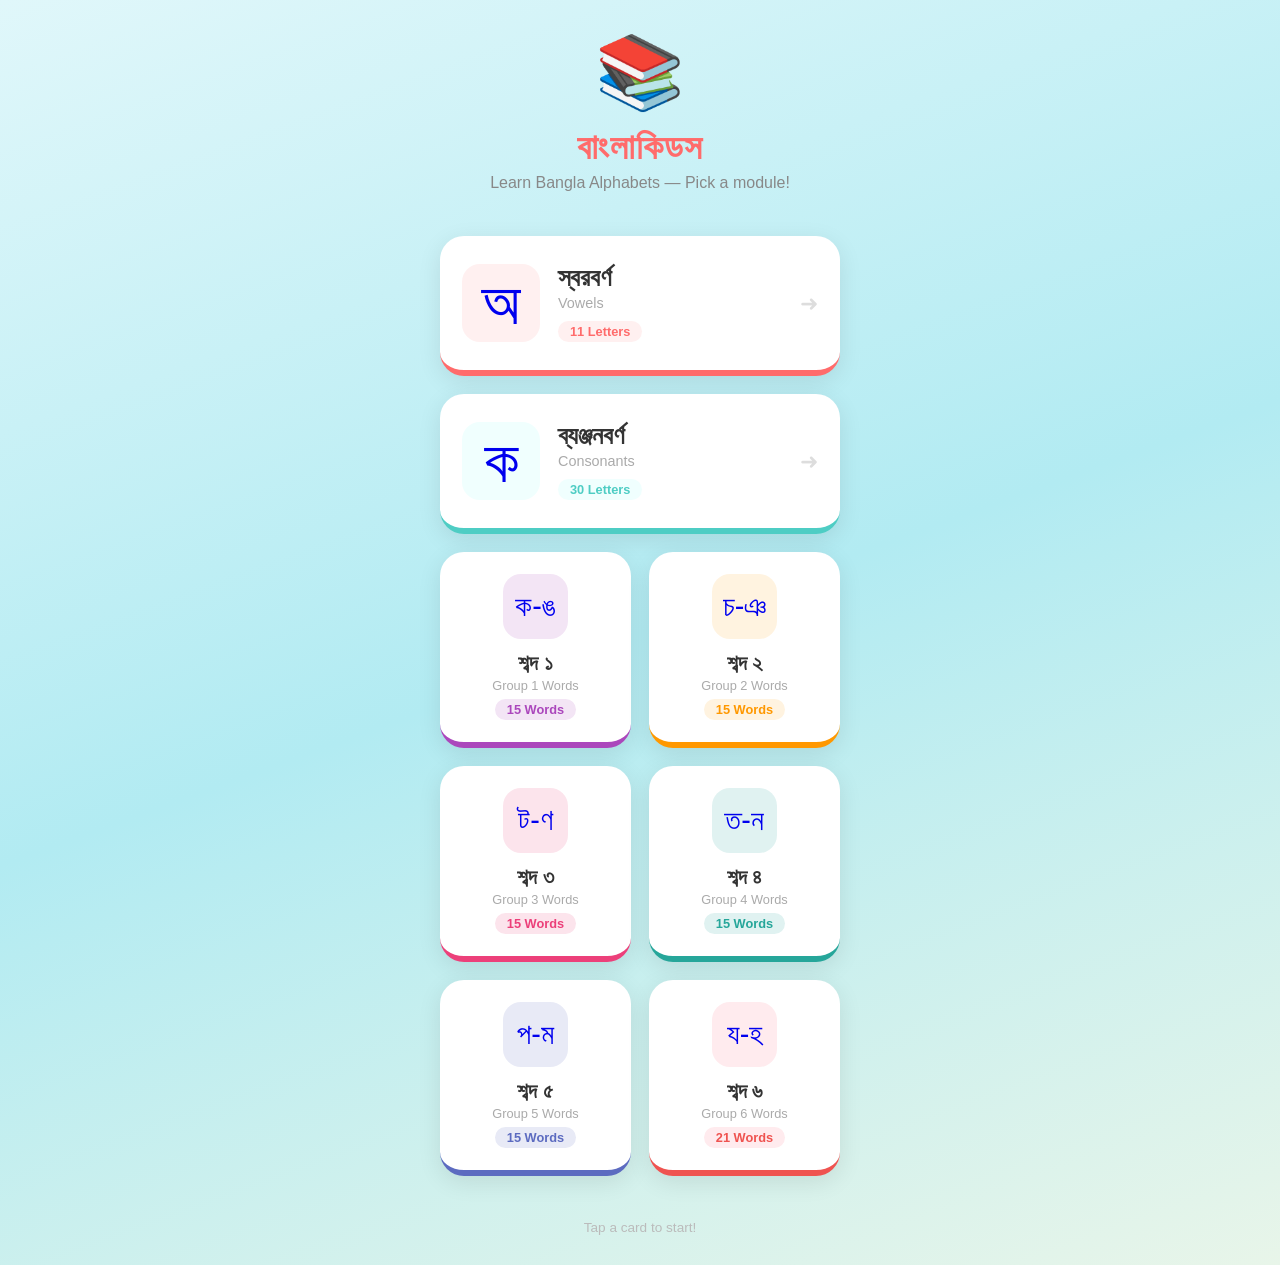
<file: index.html>
<!DOCTYPE html>
<html lang="bn">
<head>
    <meta charset="UTF-8">
    <meta name="viewport" content="width=device-width, initial-scale=1.0">
    <title>বাংলাকিডস</title>
    <style>
        * { box-sizing: border-box; margin: 0; padding: 0; }

        body {
            font-family: 'Arial', sans-serif;
            background: linear-gradient(160deg, #e0f7fa 0%, #b2ebf2 50%, #e8f5e9 100%);
            min-height: 100vh;
            display: flex;
            flex-direction: column;
            align-items: center;
            justify-content: center;
            padding: 30px 20px;
            user-select: none;
        }

        .home-container {
            max-width: 400px;
            width: 100%;
            animation: fadeUp 0.5s ease-out;
        }

        @keyframes fadeUp {
            from { opacity: 0; transform: translateY(24px); }
            to   { opacity: 1; transform: translateY(0); }
        }

        /* --- Header --- */
        .app-header { text-align: center; margin-bottom: 44px; }

        .app-logo { font-size: 4.5rem; margin-bottom: 12px; }

        .app-title {
            font-size: 2.2rem;
            font-weight: bold;
            color: #ff6b6b;
            letter-spacing: 1px;
        }

        .app-subtitle {
            font-size: 1rem;
            color: #888;
            margin-top: 6px;
        }

        /* --- Cards --- */
        .cards-grid { display: flex; flex-direction: column; gap: 18px; }

        .game-card {
            background: white;
            border-radius: 24px;
            padding: 28px 22px;
            display: flex;
            align-items: center;
            gap: 18px;
            text-decoration: none;
            box-shadow: 0 6px 24px rgba(0,0,0,0.09);
            transition: transform 0.12s, box-shadow 0.12s;
            cursor: pointer;
            border-bottom: 6px solid transparent;
        }
        .game-card:active {
            transform: translateY(4px);
            box-shadow: 0 2px 8px rgba(0,0,0,0.09);
        }

        .game-card.vowels     { border-bottom-color: #ff6b6b; }
        .game-card.consonants { border-bottom-color: #4ecdc4; }
        .game-card.words      { border-bottom-color: #ab47bc; }
        .game-card.words2     { border-bottom-color: #ff9800; }
        .game-card.words3     { border-bottom-color: #ec407a; }
        .game-card.words4     { border-bottom-color: #26a69a; }
        .game-card.words5     { border-bottom-color: #5c6bc0; }
        .game-card.words6     { border-bottom-color: #ef5350; }

        .card-letter {
            font-size: 3.8rem;
            width: 78px;
            height: 78px;
            border-radius: 18px;
            display: flex;
            align-items: center;
            justify-content: center;
            flex-shrink: 0;
        }
        .vowels     .card-letter { background: #fff0f0; }
        .consonants .card-letter { background: #f0fffe; }
        .words      .card-letter { background: #f3e5f5; }
        .words2     .card-letter { background: #fff3e0; }
        .words3     .card-letter { background: #fce4ec; }
        .words4     .card-letter { background: #e0f2f1; }
        .words5     .card-letter { background: #e8eaf6; }
        .words6     .card-letter { background: #ffebee; }

        .card-info { flex: 1; }

        .card-title {
            font-size: 1.55rem;
            font-weight: bold;
            color: #333;
        }

        .card-title-en {
            font-size: 0.9rem;
            color: #aaa;
            margin-top: 3px;
        }

        .card-badge {
            display: inline-block;
            margin-top: 10px;
            font-size: 0.8rem;
            font-weight: bold;
            padding: 3px 12px;
            border-radius: 20px;
        }
        .vowels     .card-badge { background: #fff0f0; color: #ff6b6b; }
        .consonants .card-badge { background: #f0fffe; color: #4ecdc4; }
        .words      .card-badge { background: #f3e5f5; color: #ab47bc; }
        .words2     .card-badge { background: #fff3e0; color: #ff9800; }
        .words3     .card-badge { background: #fce4ec; color: #ec407a; }
        .words4     .card-badge { background: #e0f2f1; color: #26a69a; }
        .words5     .card-badge { background: #e8eaf6; color: #5c6bc0; }
        .words6     .card-badge { background: #ffebee; color: #ef5350; }

        .card-arrow { font-size: 1.4rem; color: #ddd; }

        /* --- Footer --- */
        .footer {
            text-align: center;
            margin-top: 44px;
            color: #bbb;
            font-size: 0.85rem;
        }

    /* --- Row Grid for Sub-modules --- */
    .row-grid { display: flex; gap: 18px; }
    .row-grid .game-card {
        flex: 1;
        flex-direction: column;
        text-align: center;
        padding: 22px 10px;
        gap: 12px;
    }
    .row-grid .card-letter {
        width: 65px; height: 65px; font-size: 1.8rem;
    }
    .row-grid .card-title { font-size: 1.3rem; }
    .row-grid .card-title-en { font-size: 0.8rem; }
    .row-grid .card-badge { margin-top: 6px; }
    .row-grid .card-arrow { display: none; }
    </style>
</head>
<body>

<div class="home-container">
    <div class="app-header">
        <div class="app-logo">📚</div>
        <div class="app-title">বাংলাকিডস</div>
        <div class="app-subtitle">Learn Bangla Alphabets — Pick a module!</div>
    </div>

    <div class="cards-grid">
        <a href="games/vowels.html" class="game-card vowels">
            <div class="card-letter">অ</div>
            <div class="card-info">
                <div class="card-title">স্বরবর্ণ</div>
                <div class="card-title-en">Vowels</div>
                <div class="card-badge">11 Letters</div>
            </div>
            <div class="card-arrow">➜</div>
        </a>

        <a href="games/consonants.html" class="game-card consonants">
            <div class="card-letter">ক</div>
            <div class="card-info">
                <div class="card-title">ব্যঞ্জনবর্ণ</div>
                <div class="card-title-en">Consonants</div>
                <div class="card-badge">30 Letters</div>
            </div>
            <div class="card-arrow">➜</div>
        </a>

        <div class="row-grid">
            <a href="games/group1-game.html" class="game-card words">
                <div class="card-letter">ক-ঙ</div>
                <div class="card-info">
                    <div class="card-title">শব্দ ১</div>
                    <div class="card-title-en">Group 1 Words</div>
                    <div class="card-badge">15 Words</div>
                </div>
            </a>

            <a href="games/group2-game.html" class="game-card words2">
                <div class="card-letter">চ-ঞ</div>
                <div class="card-info">
                    <div class="card-title">শব্দ ২</div>
                    <div class="card-title-en">Group 2 Words</div>
                    <div class="card-badge">15 Words</div>
                </div>
            </a>
        </div>

        <div class="row-grid">
            <a href="games/group3-game.html" class="game-card words3">
                <div class="card-letter">ট-ণ</div>
                <div class="card-info">
                    <div class="card-title">শব্দ ৩</div>
                    <div class="card-title-en">Group 3 Words</div>
                    <div class="card-badge">15 Words</div>
                </div>
            </a>
            <a href="games/group4-game.html" class="game-card words4">
                <div class="card-letter">ত-ন</div>
                <div class="card-info">
                    <div class="card-title">শব্দ ৪</div>
                    <div class="card-title-en">Group 4 Words</div>
                    <div class="card-badge">15 Words</div>
                </div>
            </a>
        </div>

        <div class="row-grid">
            <a href="games/group5-game.html" class="game-card words5">
                <div class="card-letter">প-ম</div>
                <div class="card-info">
                    <div class="card-title">শব্দ ৫</div>
                    <div class="card-title-en">Group 5 Words</div>
                    <div class="card-badge">15 Words</div>
                </div>
            </a>
            <a href="games/group6-game.html" class="game-card words6">
                <div class="card-letter">য-হ</div>
                <div class="card-info">
                    <div class="card-title">শব্দ ৬</div>
                    <div class="card-title-en">Group 6 Words</div>
                    <div class="card-badge">21 Words</div>
                </div>
            </a>
        </div>
    </div>

    <div class="footer">Tap a card to start!</div>
</div>

</body>
</html>
</file>
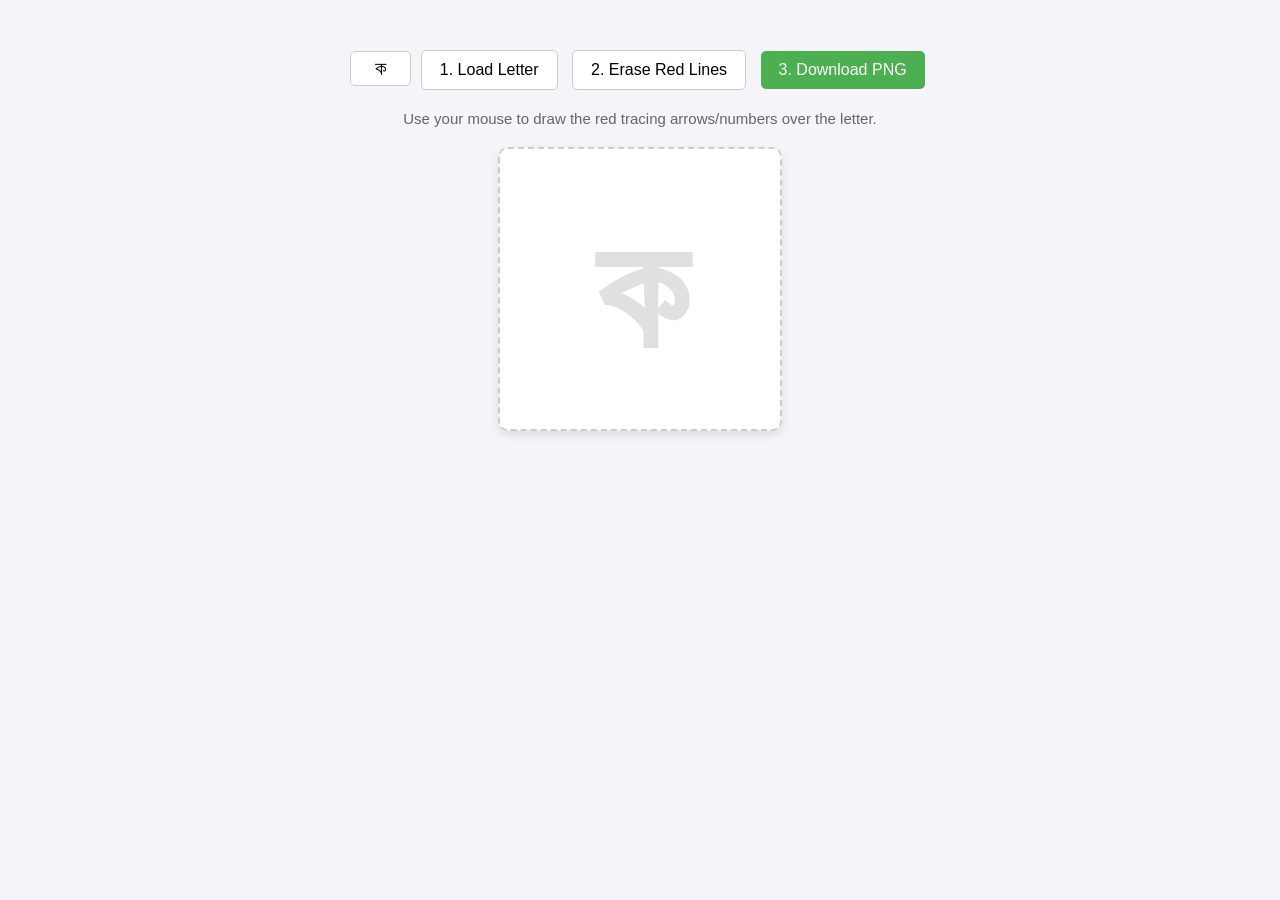
<file: generator.html>
<!DOCTYPE html>
<html lang="en">
<head>
    <meta charset="UTF-8">
    <title>Asset Generator</title>
    <style>
        body { font-family: sans-serif; text-align: center; margin-top: 50px; background: #f4f4f9;}
        canvas { border: 2px dashed #ccc; cursor: crosshair; margin-top: 20px; border-radius: 10px; box-shadow: 0 4px 10px rgba(0,0,0,0.1); }
        .controls { margin-bottom: 20px; }
        button { padding: 10px 18px; margin: 0 5px; cursor: pointer; font-size: 16px; border-radius: 5px; border: 1px solid #ccc; background: white;}
        input { font-size: 20px; text-align: center; padding: 5px; border-radius: 5px; border: 1px solid #ccc;}
    </style>
</head>
<body>

<div class="controls">
    <input type="text" id="letterInput" value="ক" maxlength="1" size="3">
    <button onclick="drawLetter()">1. Load Letter</button>
    <button onclick="drawLetter()">2. Erase Red Lines</button>
    <button onclick="downloadPNG()" style="background-color: #4CAF50; color: white; border: none;">3. Download PNG</button>
</div>

<div style="color: #666; font-size: 15px;">Use your mouse to draw the red tracing arrows/numbers over the letter.</div>

<canvas id="c" width="280" height="280"></canvas>

<script>
    const canvas = document.getElementById('c');
    const ctx = canvas.getContext('2d');
    let painting = false;

    function drawLetter() {
        ctx.clearRect(0, 0, canvas.width, canvas.height);
        
        // Solid white background 
        ctx.fillStyle = "white";
        ctx.fillRect(0, 0, canvas.width, canvas.height);

        // Draw the gray letter
        ctx.fillStyle = "#e0e0e0";
        ctx.font = "bold 160px sans-serif";
        ctx.textAlign = "center";
        ctx.textBaseline = "middle";
        ctx.fillText(document.getElementById('letterInput').value, 140, 155); 
    }

    function downloadPNG() {
        const link = document.createElement('a');
        // Names the file after the letter automatically
        link.download = document.getElementById('letterInput').value + '_trace.png';
        link.href = canvas.toDataURL();
        link.click();
    }

    // --- Freehand Red Drawing Logic ---
    ctx.strokeStyle = "#ff0000";
    ctx.lineWidth = 4;
    ctx.lineCap = "round";
    ctx.lineJoin = "round";

    canvas.addEventListener('mousedown', (e) => { 
        painting = true; 
        ctx.beginPath(); 
        ctx.moveTo(e.offsetX, e.offsetY); 
    });
    canvas.addEventListener('mouseup', () => { painting = false; });
    canvas.addEventListener('mousemove', (e) => { 
        if(painting) { 
            ctx.lineTo(e.offsetX, e.offsetY); 
            ctx.stroke(); 
        } 
    });

    // Draw the initial letter on load
    window.onload = drawLetter;
</script>

</body>
</html>
</file>
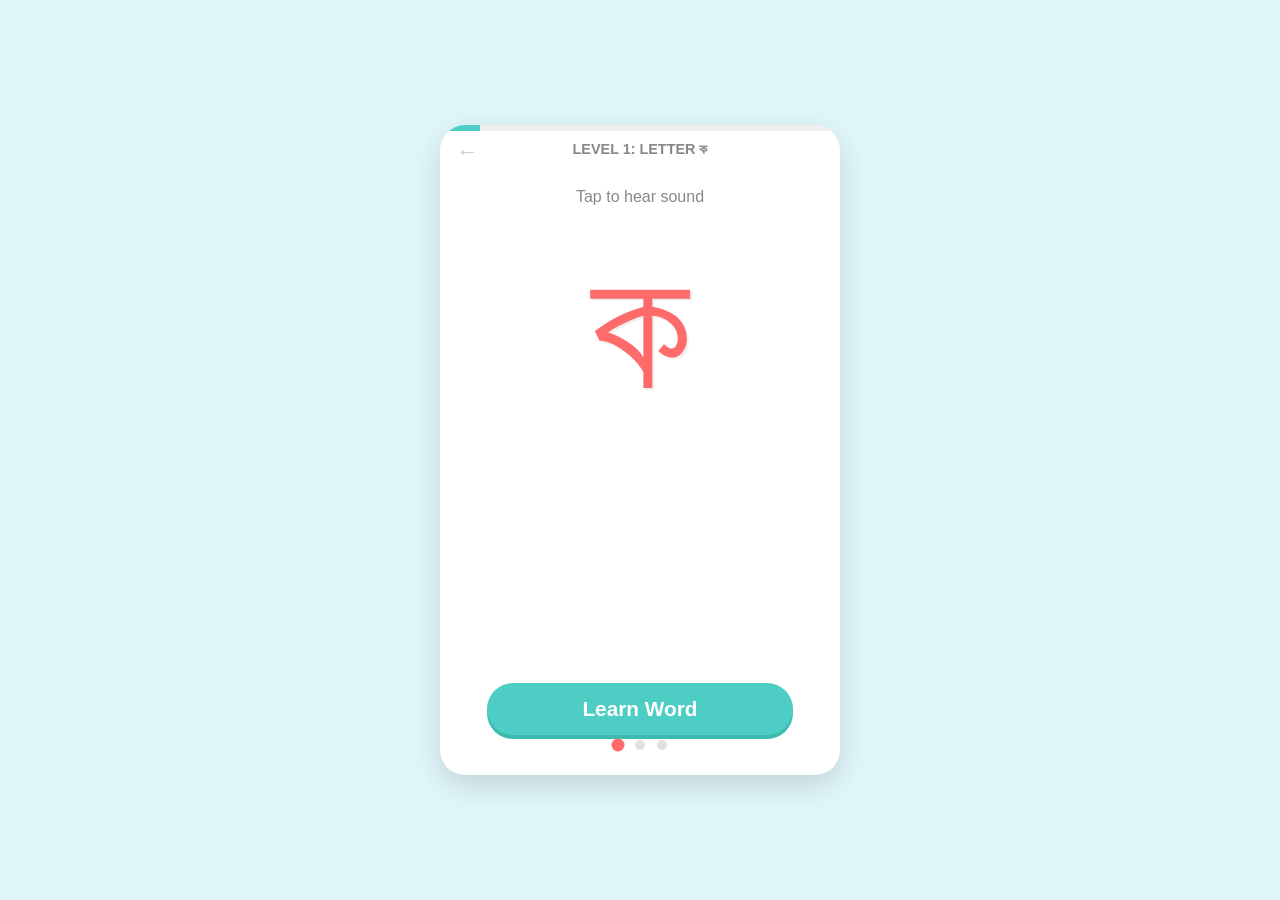
<file: games/consonants.html>
<!DOCTYPE html>
<html lang="bn">
<head>
    <meta charset="UTF-8">
    <meta name="viewport" content="width=device-width, initial-scale=1.0">
    <title>ব্যঞ্জনবর্ণ — Consonants</title>
    <link rel="stylesheet" href="../shared/styles.css">
</head>
<body>

<div class="page-wrapper">
<div class="game-container" id="gameBox">
    <a href="../index.html" class="btn-back">←</a>
    <div class="progress-bar"><div class="progress-fill" id="progressFill"></div></div>
    <div class="level-indicator" id="levelIndicator"></div>

    <!-- Screen 1: See -->
    <div class="screen" id="s1">
        <div style="color:#888; margin-bottom: 20px;">Tap to hear sound</div>
        <div class="big-letter bouncing" id="animLetter" onclick="playSound()"></div>
        <button class="btn-main" onclick="goToStep(2)">Learn Word</button>
    </div>

    <!-- Screen 2: Read -->
    <div class="screen" id="s2">
        <div class="word-card">
            <span class="emoji-img" id="wordEmoji"></span>
            <div class="word-text" id="wordText"></div>
            <div class="sub-text" id="wordMeaning"></div>
        </div>
        <button class="btn-main" onclick="goToStep(3)">Let's Write!</button>
    </div>

    <!-- Screen 3: Trace -->
    <div class="screen" id="s3">
        <div style="color:#666; margin-bottom: 10px;">Trace the Letter</div>
        <div class="canvas-wrapper">
            <div class="trace-guide" id="traceLetter"></div>
            <canvas id="traceCanvas" width="280" height="280"></canvas>
        </div>
        <button class="btn-secondary" onclick="clearCanvas()">Erase</button>
        <button class="btn-main" style="margin-top: 20px; background:#4CAF50;" onclick="showReward()">Done!</button>
    </div>

    <!-- Screen 4: Reward -->
    <div class="screen" id="sReward">
        <div class="star-container">
            <span class="star">★</span>
            <span class="star">★</span>
            <span class="star">★</span>
        </div>
        <div class="reward-text">সাবাস!</div>
        <div style="color: #666; font-size: 1.2rem;">(Well Done!)</div>
        <button class="btn-main" id="nextLevelBtn">Next Letter ➜</button>
    </div>

    <div class="nav-dots" id="dotsNav">
        <div class="dot" id="d1"></div>
        <div class="dot" id="d2"></div>
        <div class="dot" id="d3"></div>
    </div>
</div>

</div>

<script src="../data/consonants.js"></script>
<script src="../shared/game-engine.js"></script>
</body>
</html>
</file>
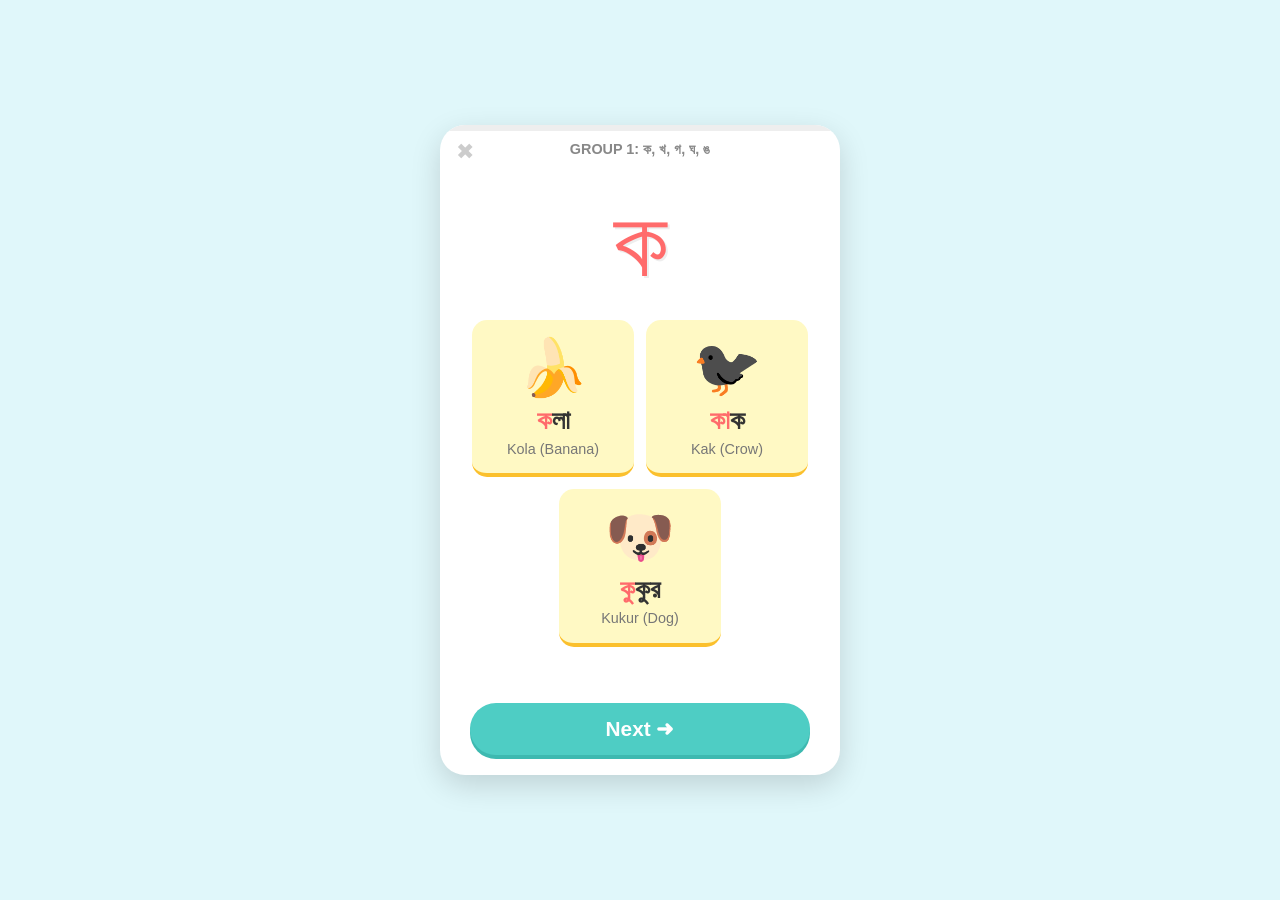
<file: games/group1-game.html>
<!DOCTYPE html>
<html lang="en">
<head>
    <meta charset="UTF-8">
    <meta name="viewport" content="width=device-width, initial-scale=1.0">
    <title>BanglaKids - Consonant Group 1</title>
    <link rel="stylesheet" href="../shared/styles.css">
</head>
<body>
    <div class="game-container" id="gameBox">
        <!-- Back to home navigation -->
        <a href="../index.html" class="btn-back">✖</a>
        
        <div class="progress-bar"><div class="progress-fill" id="progressFill"></div></div>
        <div class="level-indicator" id="levelIndicator">Group 1: ক, খ, গ, ঘ, ঙ</div>

        <!-- Main Game Canvas Content -->
        <div id="gameContent" class="screen active" style="justify-content: flex-start; padding-top: 20px; overflow-y: auto;">
        </div>

        <button class="btn-main" id="nextBtn" onclick="nextStep()" style="display: none;">Next ➜</button>
    </div>
    <script src="group1-game.js"></script>
    <script src="../shared/word-game-engine.js"></script>
</body>
</html>
</file>
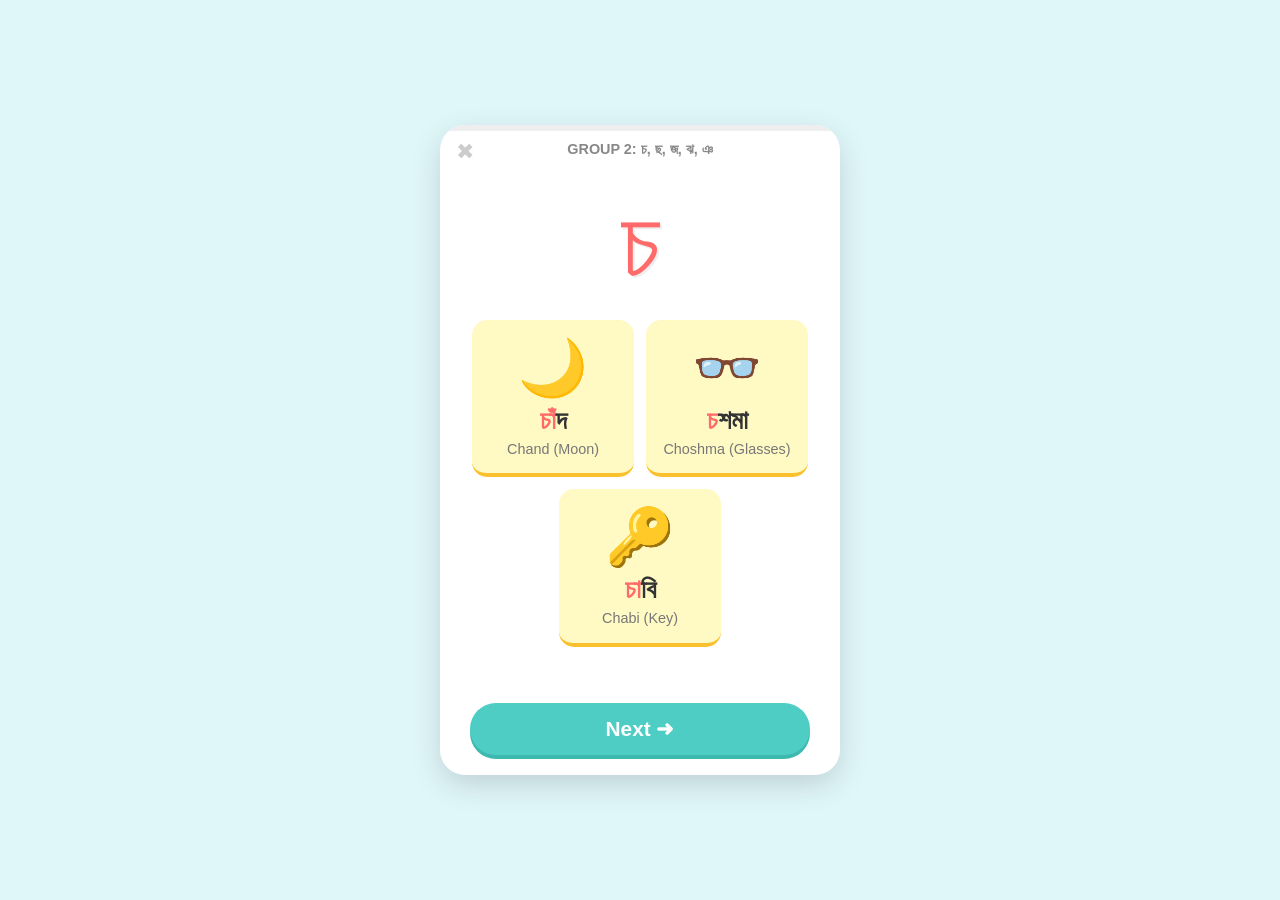
<file: games/group2-game.html>
<!DOCTYPE html>
<html lang="en">
<head>
    <meta charset="UTF-8">
    <meta name="viewport" content="width=device-width, initial-scale=1.0">
    <title>BanglaKids - Consonant Group 2</title>
    <link rel="stylesheet" href="../shared/styles.css">
</head>
<body>
    <div class="game-container" id="gameBox">
        <!-- Back to home navigation -->
        <a href="../index.html" class="btn-back">✖</a>
        
        <div class="progress-bar"><div class="progress-fill" id="progressFill"></div></div>
        <div class="level-indicator" id="levelIndicator">Group 2: চ, ছ, জ, ঝ, ঞ</div>

        <!-- Main Game Canvas Content -->
        <div id="gameContent" class="screen active" style="justify-content: flex-start; padding-top: 20px; overflow-y: auto;">
        </div>

        <button class="btn-main" id="nextBtn" onclick="nextStep()" style="display: none;">Next ➜</button>
    </div>
    <script src="group2-game.js"></script>
    <script src="../shared/word-game-engine.js"></script>
</body>
</html>
</file>
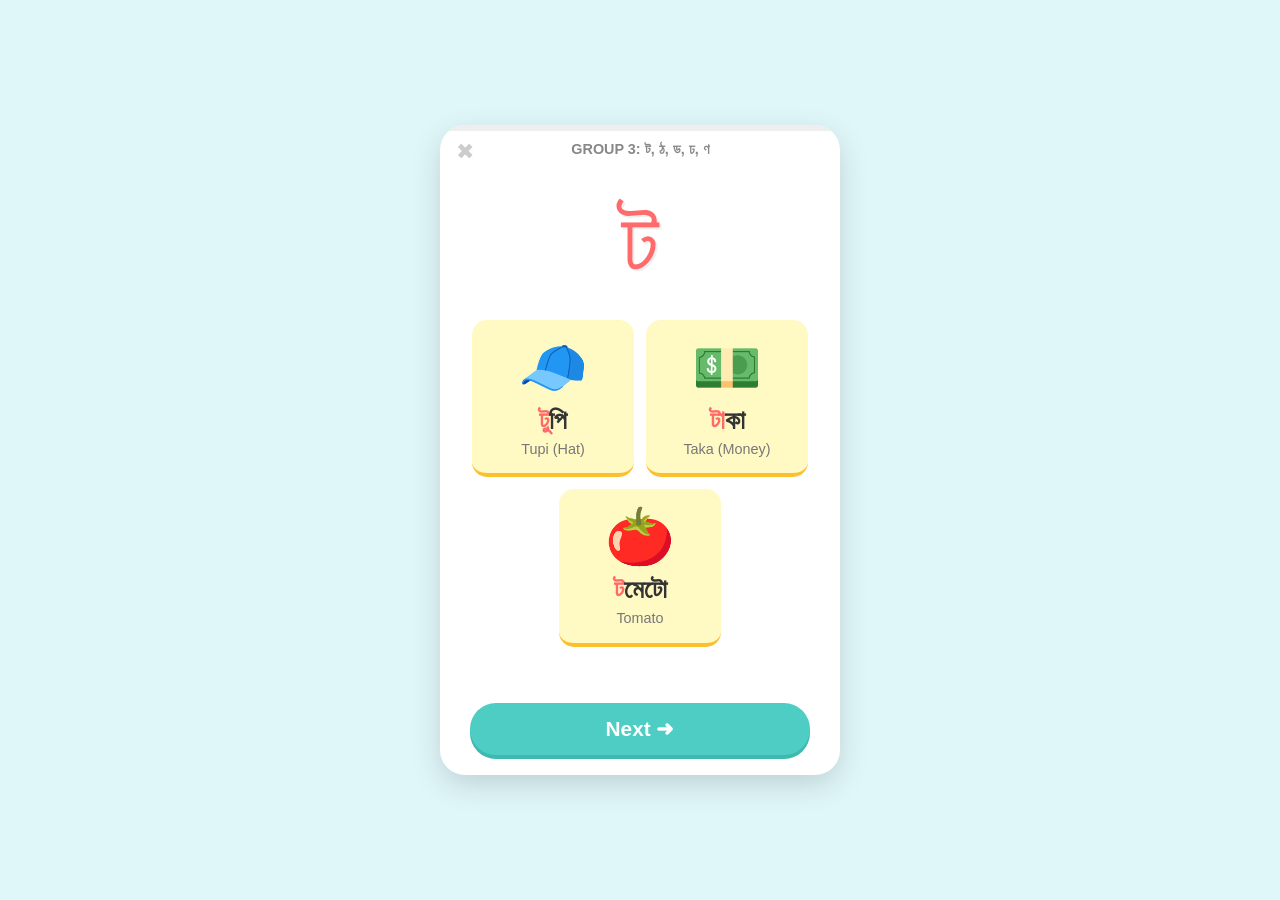
<file: games/group3-game.html>
<!DOCTYPE html>
<html lang="en">
<head>
    <meta charset="UTF-8">
    <meta name="viewport" content="width=device-width, initial-scale=1.0">
    <title>BanglaKids - Consonant Group 3</title>
    <link rel="stylesheet" href="../shared/styles.css">
</head>
<body>
    <div class="game-container" id="gameBox">
        <!-- Back to home navigation -->
        <a href="../index.html" class="btn-back">✖</a>
        
        <div class="progress-bar"><div class="progress-fill" id="progressFill"></div></div>
        <div class="level-indicator" id="levelIndicator">Group 3: ট, ঠ, ড, ঢ, ণ</div>

        <!-- Main Game Canvas Content -->
        <div id="gameContent" class="screen active" style="justify-content: flex-start; padding-top: 20px; overflow-y: auto;">
        </div>

        <button class="btn-main" id="nextBtn" onclick="nextStep()" style="display: none;">Next ➜</button>
    </div>
    <script src="group3-game.js"></script>
    <script src="../shared/word-game-engine.js"></script>
</body>
</html>
</file>
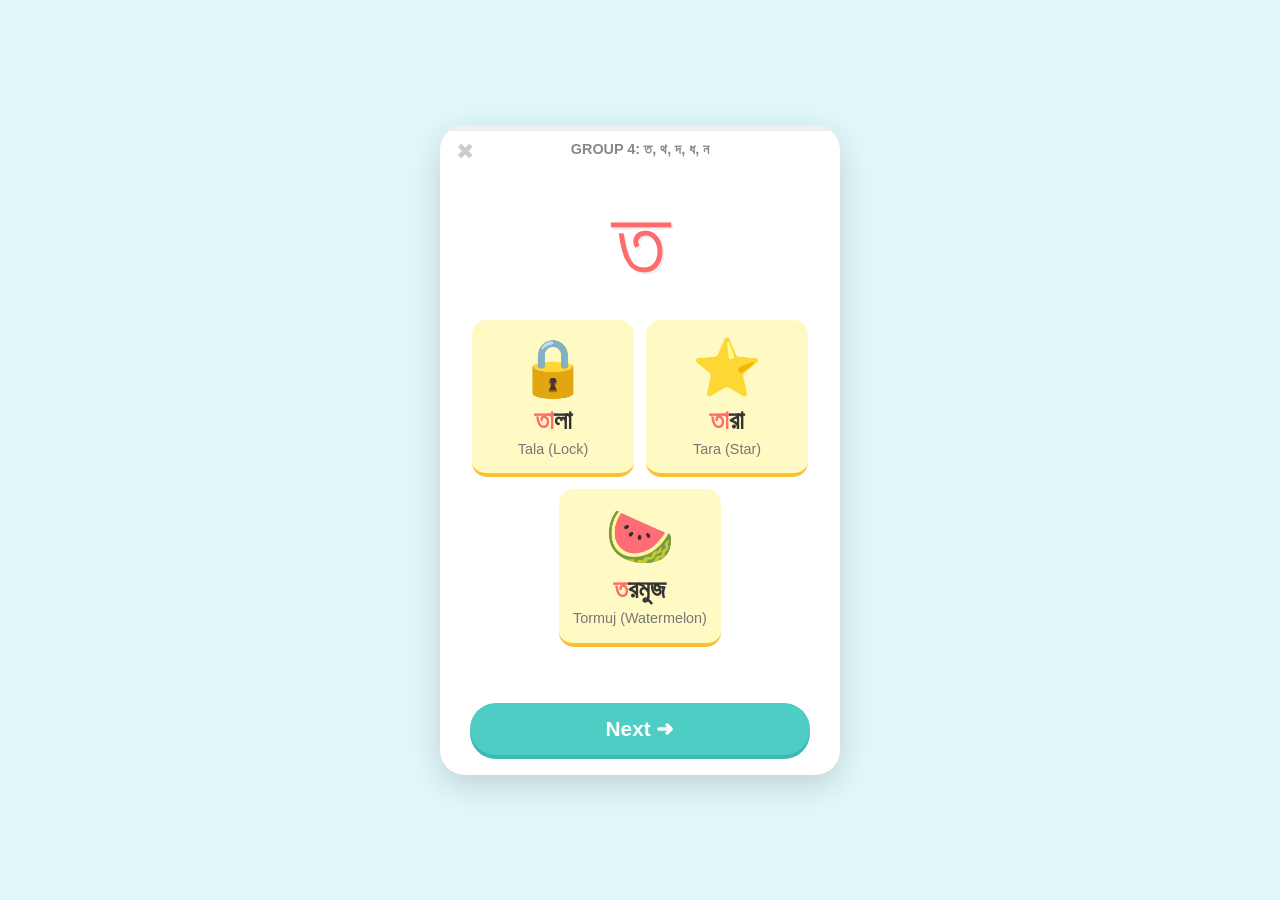
<file: games/group4-game.html>
<!DOCTYPE html>
<html lang="en">
<head>
    <meta charset="UTF-8">
    <meta name="viewport" content="width=device-width, initial-scale=1.0">
    <title>BanglaKids - Consonant Group 4</title>
    <link rel="stylesheet" href="../shared/styles.css">
</head>
<body>
    <div class="game-container" id="gameBox">
        <!-- Back to home navigation -->
        <a href="../index.html" class="btn-back">✖</a>

        <div class="progress-bar"><div class="progress-fill" id="progressFill"></div></div>
        <div class="level-indicator" id="levelIndicator">Group 4: ত, থ, দ, ধ, ন</div>

        <!-- Main Game Canvas Content -->
        <div id="gameContent" class="screen active" style="justify-content: flex-start; padding-top: 20px; overflow-y: auto;">
        </div>

        <button class="btn-main" id="nextBtn" onclick="nextStep()" style="display: none;">Next ➜</button>
    </div>
    <script src="group4-game.js"></script>
    <script src="../shared/word-game-engine.js"></script>
</body>
</html>
</file>
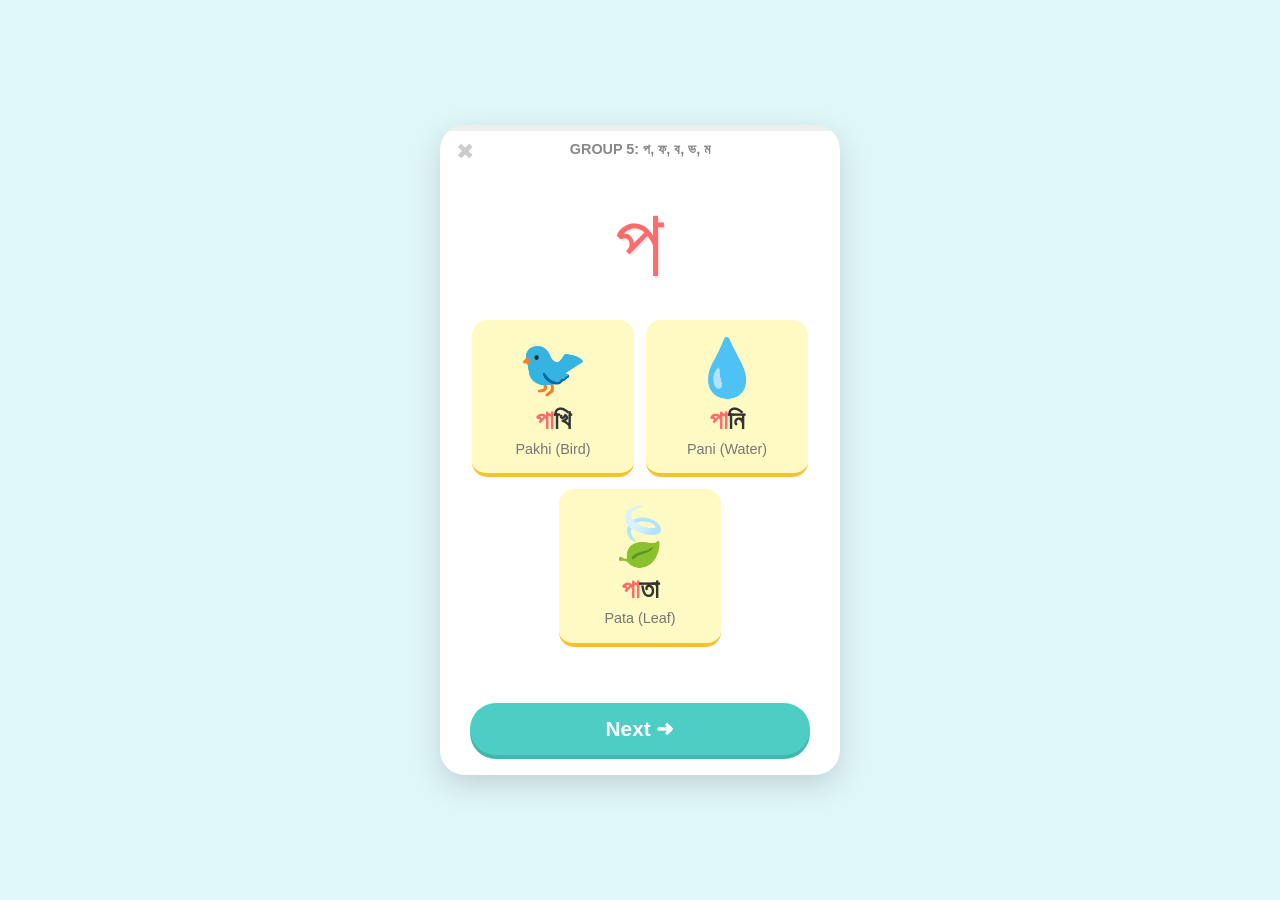
<file: games/group5-game.html>
<!DOCTYPE html>
<html lang="en">
<head>
    <meta charset="UTF-8">
    <meta name="viewport" content="width=device-width, initial-scale=1.0">
    <title>BanglaKids - Consonant Group 5</title>
    <link rel="stylesheet" href="../shared/styles.css">
</head>
<body>
    <div class="game-container" id="gameBox">
        <!-- Back to home navigation -->
        <a href="../index.html" class="btn-back">✖</a>

        <div class="progress-bar"><div class="progress-fill" id="progressFill"></div></div>
        <div class="level-indicator" id="levelIndicator">Group 5: প, ফ, ব, ভ, ম</div>

        <!-- Main Game Canvas Content -->
        <div id="gameContent" class="screen active" style="justify-content: flex-start; padding-top: 20px; overflow-y: auto;">
        </div>

        <button class="btn-main" id="nextBtn" onclick="nextStep()" style="display: none;">Next ➜</button>
    </div>
    <script src="group5-game.js"></script>
    <script src="../shared/word-game-engine.js"></script>
</body>
</html>
</file>
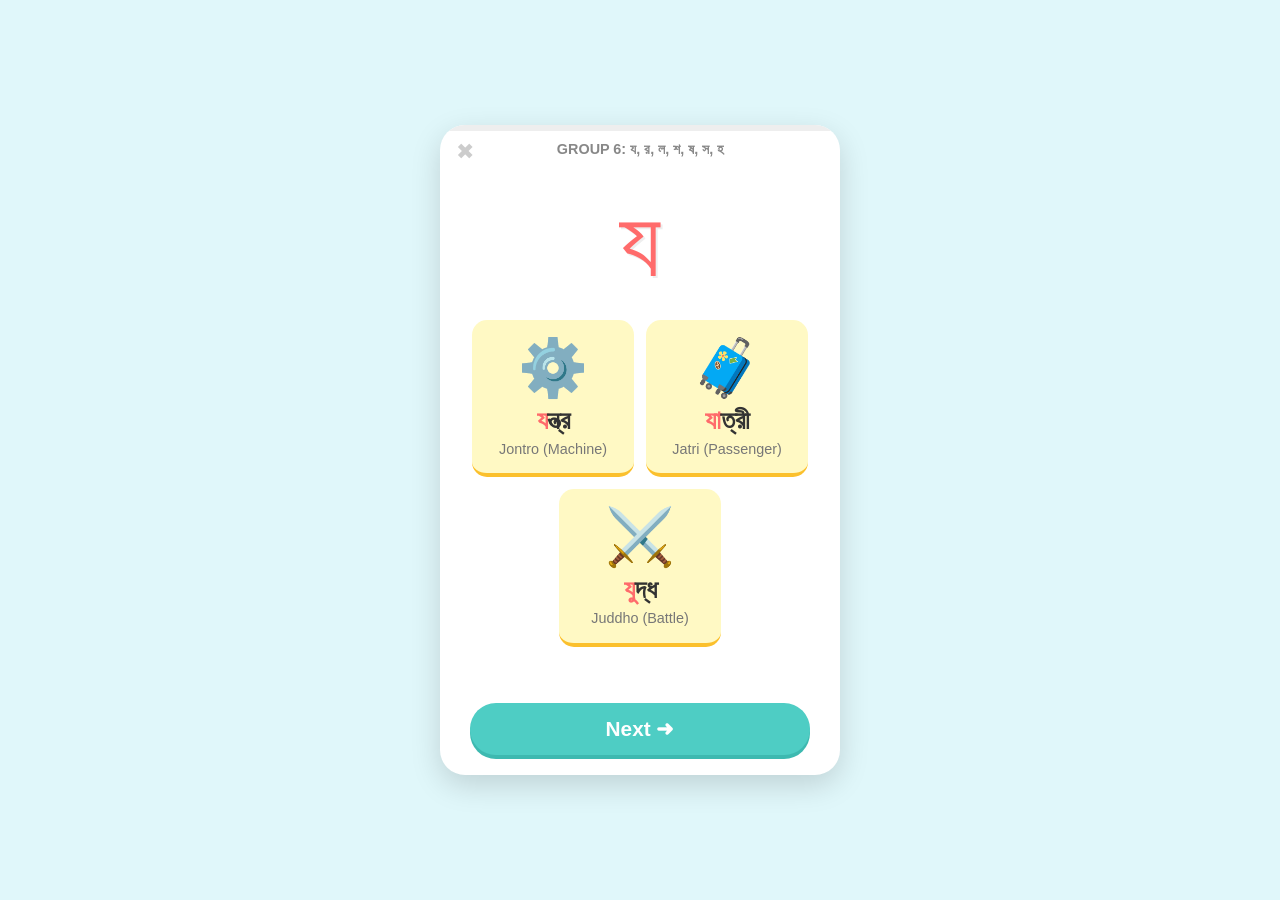
<file: games/group6-game.html>
<!DOCTYPE html>
<html lang="en">
<head>
    <meta charset="UTF-8">
    <meta name="viewport" content="width=device-width, initial-scale=1.0">
    <title>BanglaKids - Consonant Group 6</title>
    <link rel="stylesheet" href="../shared/styles.css">
</head>
<body>
    <div class="game-container" id="gameBox">
        <!-- Back to home navigation -->
        <a href="../index.html" class="btn-back">✖</a>

        <div class="progress-bar"><div class="progress-fill" id="progressFill"></div></div>
        <div class="level-indicator" id="levelIndicator">Group 6: য, র, ল, শ, ষ, স, হ</div>

        <!-- Main Game Canvas Content -->
        <div id="gameContent" class="screen active" style="justify-content: flex-start; padding-top: 20px; overflow-y: auto;">
        </div>

        <button class="btn-main" id="nextBtn" onclick="nextStep()" style="display: none;">Next ➜</button>
    </div>
    <script src="group6-game.js"></script>
    <script src="../shared/word-game-engine.js"></script>
</body>
</html>
</file>
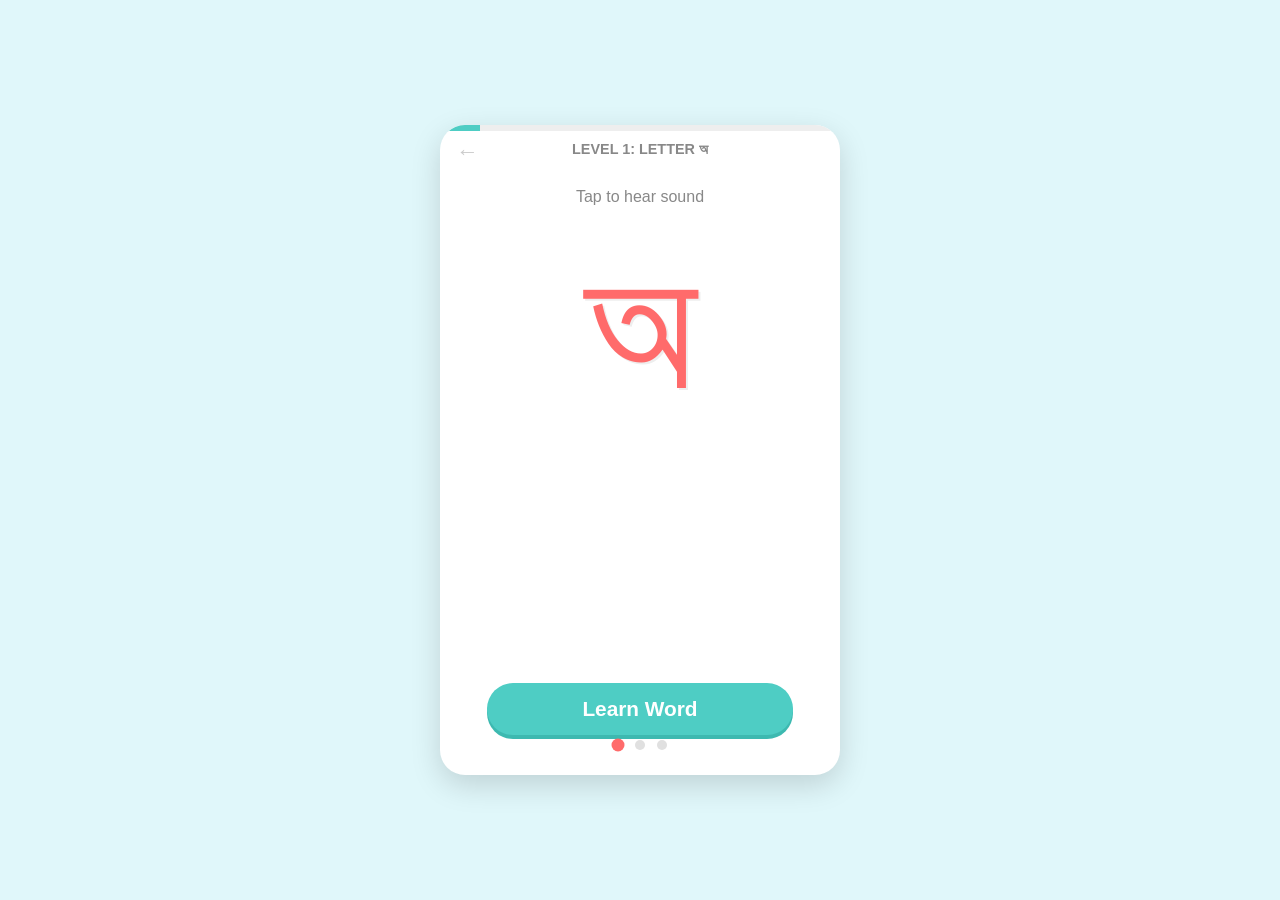
<file: games/vowels.html>
<!DOCTYPE html>
<html lang="bn">
<head>
    <meta charset="UTF-8">
    <meta name="viewport" content="width=device-width, initial-scale=1.0">
    <title>স্বরবর্ণ — Vowels</title>
    <link rel="stylesheet" href="../shared/styles.css">
</head>
<body>

<div class="page-wrapper">
<div class="game-container" id="gameBox">
    <a href="../index.html" class="btn-back">←</a>
    <div class="progress-bar"><div class="progress-fill" id="progressFill"></div></div>
    <div class="level-indicator" id="levelIndicator"></div>

    <!-- Screen 1: See -->
    <div class="screen" id="s1">
        <div style="color:#888; margin-bottom: 20px;">Tap to hear sound</div>
        <div class="big-letter bouncing" id="animLetter" onclick="playSound()"></div>
        <button class="btn-main" onclick="goToStep(2)">Learn Word</button>
    </div>

    <!-- Screen 2: Read -->
    <div class="screen" id="s2">
        <div class="word-card">
            <span class="emoji-img" id="wordEmoji"></span>
            <div class="word-text" id="wordText"></div>
            <div class="sub-text" id="wordMeaning"></div>
        </div>
        <button class="btn-main" onclick="goToStep(3)">Let's Write!</button>
    </div>

    <!-- Screen 3: Trace -->
    <div class="screen" id="s3">
        <div style="color:#666; margin-bottom: 10px;">Trace the Letter</div>
        <div class="canvas-wrapper">
            <div class="trace-guide" id="traceLetter"></div>
            <canvas id="traceCanvas" width="280" height="280"></canvas>
        </div>
        <button class="btn-secondary" onclick="clearCanvas()">Erase</button>
        <button class="btn-main" style="margin-top: 20px; background:#4CAF50;" onclick="showReward()">Done!</button>
    </div>

    <!-- Screen 4: Reward -->
    <div class="screen" id="sReward">
        <div class="star-container">
            <span class="star">★</span>
            <span class="star">★</span>
            <span class="star">★</span>
        </div>
        <div class="reward-text">সাবাস!</div>
        <div style="color: #666; font-size: 1.2rem;">(Well Done!)</div>
        <button class="btn-main" id="nextLevelBtn">Next Letter ➜</button>
    </div>

    <div class="nav-dots" id="dotsNav">
        <div class="dot" id="d1"></div>
        <div class="dot" id="d2"></div>
        <div class="dot" id="d3"></div>
    </div>
</div>

</div>

<script src="../data/vowels.js"></script>
<script src="../shared/game-engine.js"></script>
</body>
</html>
</file>
<file: shared/styles.css>
/* =============================================
   BanglaKids — Shared Game Styles
   ============================================= */

* { box-sizing: border-box; }

body {
    font-family: 'Arial', sans-serif;
    background-color: #e0f7fa;
    display: flex;
    justify-content: center;
    align-items: center;
    min-height: 100vh;
    margin: 0;
    overflow: hidden;
    user-select: none;
}

/* --- Game Container --- */
.game-container {
    width: min(90vw, 400px);
    height: 650px;
    background: white;
    border-radius: 25px;
    box-shadow: 0 10px 30px rgba(0,0,0,0.15);
    position: relative;
    overflow: hidden;
    text-align: center;
    display: flex;
    flex-direction: column;
}

/* --- Back Button --- */
.btn-back {
    position: absolute;
    top: 16px;
    left: 16px;
    background: none;
    border: none;
    font-size: 1.4rem;
    cursor: pointer;
    color: #ccc;
    z-index: 20;
    text-decoration: none;
    line-height: 1;
    transition: color 0.2s;
}
.btn-back:hover { color: #888; }

/* --- Progress Bar --- */
.progress-bar { height: 6px; background: #eee; width: 100%; }
.progress-fill { height: 100%; background: #4ecdc4; width: 0%; transition: width 0.5s; }

.level-indicator {
    padding: 10px;
    font-size: 0.9rem;
    color: #888;
    font-weight: bold;
    text-transform: uppercase;
}

/* --- Nav Dots --- */
.nav-dots {
    position: absolute;
    bottom: 25px;
    width: 100%;
    display: flex;
    justify-content: center;
    gap: 12px;
    z-index: 10;
}
.dot { width: 10px; height: 10px; background: #e0e0e0; border-radius: 50%; transition: all 0.3s; }
.dot.active { background: #ff6b6b; transform: scale(1.3); }

/* --- Buttons --- */
.btn-main {
    margin-top: auto;
    margin-bottom: 20px;
    padding: 14px 0;
    font-size: 1.3rem;
    background-color: #4ecdc4;
    color: white;
    border: none;
    border-radius: 30px;
    cursor: pointer;
    width: 85%;
    align-self: center;
    font-weight: bold;
    box-shadow: 0 4px 0 #3db9b0;
    transition: transform 0.1s, box-shadow 0.1s;
    z-index: 5;
}
.btn-main:active { transform: translateY(4px); box-shadow: none; }

.btn-secondary {
    background: #ff6b6b;
    padding: 8px 20px;
    color: white;
    border: none;
    border-radius: 15px;
    cursor: pointer;
    box-shadow: 0 3px 0 #e55a5a;
}

/* --- Screens --- */
.screen {
    display: none;
    flex-direction: column;
    align-items: center;
    justify-content: center;
    flex: 1;
    min-height: 0;
    padding: 20px;
    animation: slideIn 0.4s ease-out;
    width: 100%;
    box-sizing: border-box;
}
.screen.active { display: flex; }

@keyframes slideIn {
    from { opacity: 0; transform: translateX(50px); }
    to { opacity: 1; transform: translateX(0); }
}

/* --- Screen 1: See --- */
.big-letter {
    font-size: 11rem;
    color: #ff6b6b;
    cursor: pointer;
    text-shadow: 2px 2px 0px #eee;
}
.bouncing { animation: bounce 2s infinite; }
@keyframes bounce {
    0%, 20%, 50%, 80%, 100% { transform: translateY(0); }
    40% { transform: translateY(-20px); }
    60% { transform: translateY(-10px); }
}

/* --- Screen 2: Read --- */
.word-card {
    background: #fff9c4;
    padding: 30px;
    border-radius: 20px;
    border-bottom: 6px solid #fbc02d;
    width: 80%;
}
.emoji-img { font-size: 6rem; display: block; margin-bottom: 15px; }
.word-text { font-size: 3rem; color: #333; font-weight: bold; }
.highlight { color: #ff6b6b; }
.sub-text { color: #777; font-size: 1.1rem; margin-top: 5px; }

/* --- Screen 3: Trace --- */
.canvas-wrapper {
    position: relative;
    width: 280px;
    height: 280px;
    border: 3px dashed #bbb;
    border-radius: 15px;
    margin-bottom: 15px;
    background: #fff;
}
.trace-guide {
    position: absolute;
    top: 50%;
    left: 50%;
    transform: translate(-50%, -55%);
    font-size: 10rem;
    color: #e0e0e0;
    pointer-events: none;
}
canvas {
    position: absolute;
    top: 0;
    left: 0;
    cursor: crosshair;
    touch-action: none;
}

/* --- Screen 4: Reward --- */
.star-container { font-size: 5rem; margin-bottom: 20px; }
.star {
    display: inline-block;
    animation: pop 0.6s cubic-bezier(0.175, 0.885, 0.32, 1.275) forwards;
    opacity: 0;
    transform: scale(0);
}
.star:nth-child(1) { animation-delay: 0.1s; color: gold; }
.star:nth-child(2) { animation-delay: 0.3s; color: orange; font-size: 7rem; }
.star:nth-child(3) { animation-delay: 0.5s; color: gold; }

@keyframes pop {
    to { opacity: 1; transform: scale(1); }
}

.reward-text { font-size: 3rem; color: #4ecdc4; font-weight: bold; margin-bottom: 10px; }

/* --- Confetti --- */
.confetti {
    position: absolute;
    width: 10px;
    height: 10px;
    background: red;
    animation: fall linear forwards;
}
@keyframes fall { to { transform: translateY(700px) rotate(720deg); } }

/* --- Page Wrapper (game + side panel) --- */
.page-wrapper {
    display: flex;
    align-items: center;
    gap: 20px;
}

/* --- Trace Hint Side Panel --- */
.trace-hint-panel {
    display: none;
    flex-direction: column;
    align-items: center;
    background: white;
    border-radius: 20px;
    box-shadow: 0 10px 30px rgba(0,0,0,0.15);
    padding: 20px;
    transform: translateY(-60px);
}
.trace-hint-panel.visible { display: flex; }

.trace-hint-label {
    font-size: 0.75rem;
    color: #888;
    font-weight: bold;
    text-transform: uppercase;
    margin-bottom: 10px;
    letter-spacing: 0.05em;
}

.trace-hint-img {
    width: 280px;
    height: 280px;
    object-fit: contain;
    border-radius: 15px;
    border: 3px dashed #bbb;
}

/* --- Multi-word Flashcard Grid --- */
.words-grid {
    display: flex;
    gap: 12px;
    justify-content: center;
    flex-wrap: wrap;
    margin-top: 10px;
    width: 100%;
}
.mini-word-card {
    background: #fff9c4;
    padding: 15px 5px;
    border-radius: 15px;
    border-bottom: 4px solid #fbc02d;
    width: 45%;
    text-align: center;
}
.mini-emoji { font-size: 3.5rem; margin-bottom: 5px; }
.mini-word-text { font-size: 1.6rem; font-weight: bold; color: #333; }
.mini-sub-text { color: #777; font-size: 0.9rem; margin-top: 5px; line-height: 1.2; }

/* --- Quiz Styles --- */
.quiz-header {
    font-size: 1.5rem;
    color: #4ecdc4;
    font-weight: bold;
    margin-bottom: 15px;
}
.quiz-options {
    display: flex;
    gap: 15px;
    justify-content: center;
    flex-wrap: wrap;
    margin-top: 20px;
}
.quiz-option {
    font-size: 2.5rem;
    padding: 15px 25px;
    background: #e0f7fa;
    border-radius: 15px;
    border: 4px solid #4ecdc4;
    cursor: pointer;
    transition: transform 0.2s, background 0.2s;
}
.quiz-option:active { transform: scale(0.9); }
.quiz-option.correct { background: #4CAF50; color: white; border-color: #388E3C; }
.quiz-option.wrong { background: #F44336; color: white; border-color: #D32F2F; }
</file>
